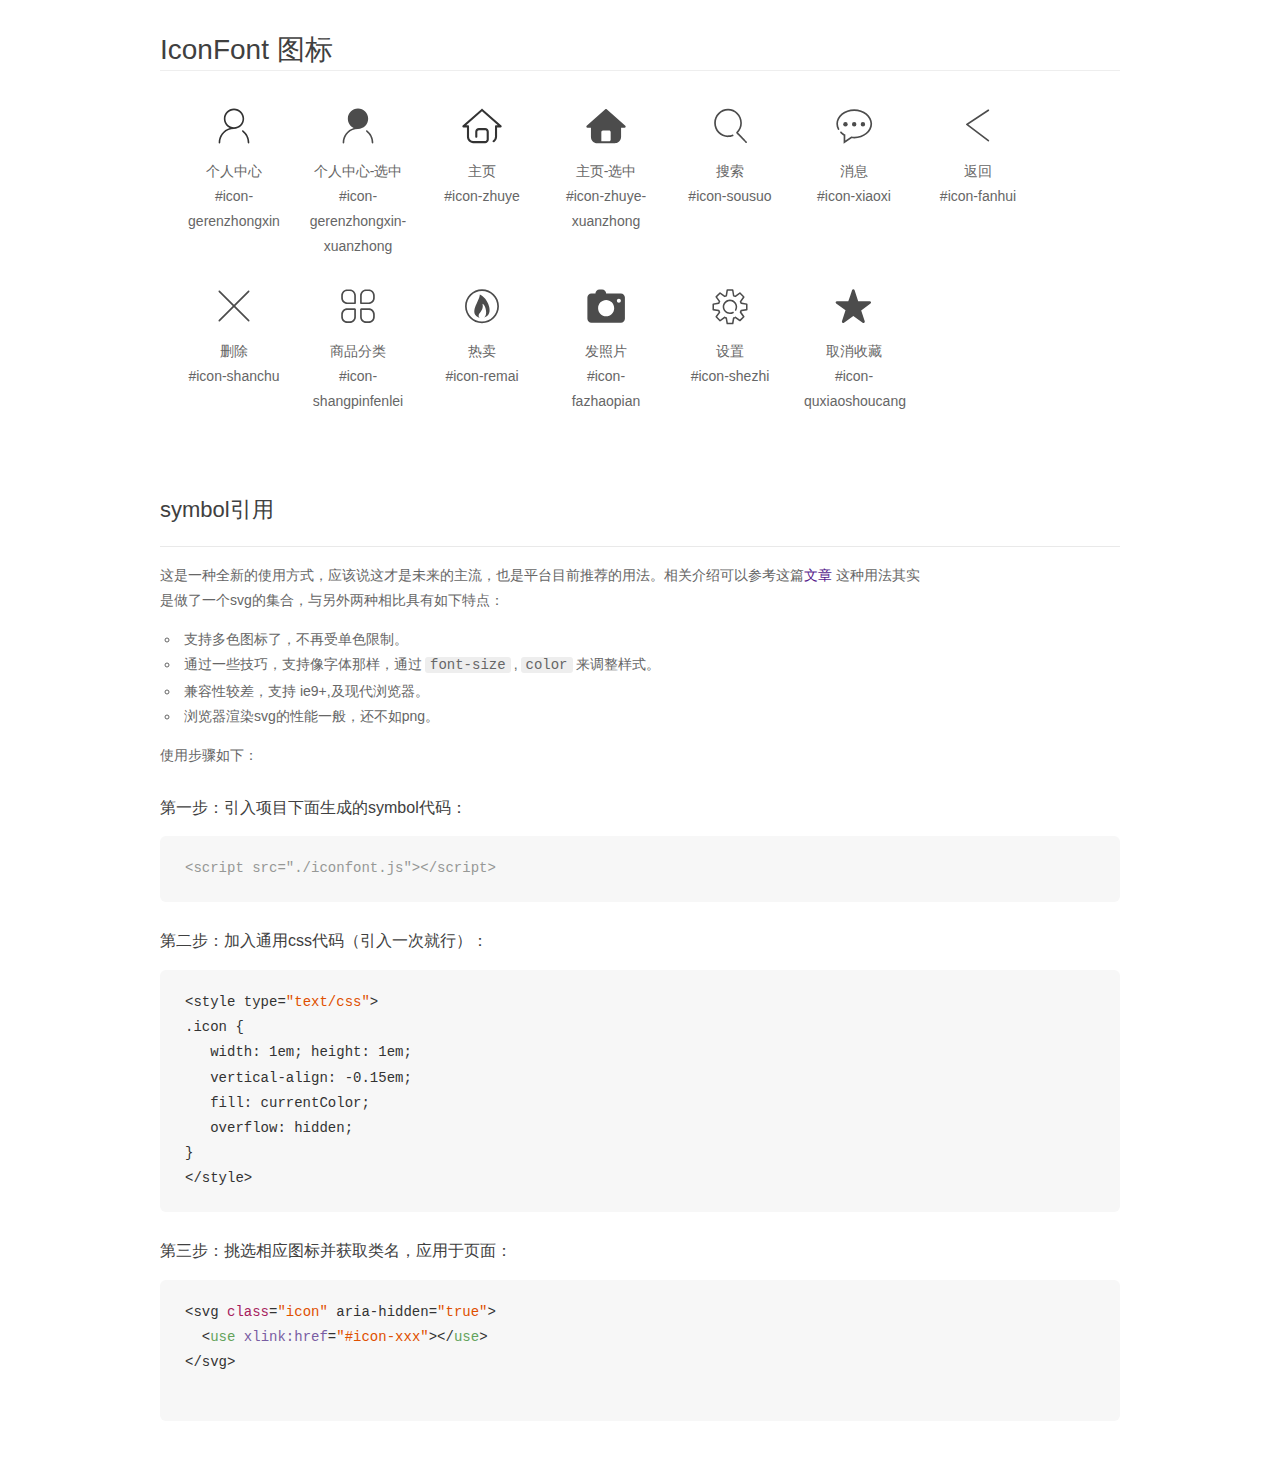
<file: font/demo_symbol.html>
<!DOCTYPE html>
<html>
<head>
    <meta charset="utf-8"/>
    <title>IconFont</title>
    <link rel="stylesheet" href="demo.css">
    <script src="iconfont.js"></script>

    <style type="text/css">
        .icon {
          /* 通过设置 font-size 来改变图标大小 */
          width: 1em; height: 1em;
          /* 图标和文字相邻时，垂直对齐 */
          vertical-align: -0.15em;
          /* 通过设置 color 来改变 SVG 的颜色/fill */
          fill: currentColor;
          /* path 和 stroke 溢出 viewBox 部分在 IE 下会显示
             normalize.css 中也包含这行 */
          overflow: hidden;
        }

    </style>
</head>
<body>
    <div class="main markdown">
        <h1>IconFont 图标</h1>
        <ul class="icon_lists clear">
            
                <li>
                    <svg class="icon" aria-hidden="true">
                        <use xlink:href="#icon-gerenzhongxin"></use>
                    </svg>
                    <div class="name">个人中心</div>
                    <div class="fontclass">#icon-gerenzhongxin</div>
                </li>
            
                <li>
                    <svg class="icon" aria-hidden="true">
                        <use xlink:href="#icon-gerenzhongxin-xuanzhong"></use>
                    </svg>
                    <div class="name">个人中心-选中</div>
                    <div class="fontclass">#icon-gerenzhongxin-xuanzhong</div>
                </li>
            
                <li>
                    <svg class="icon" aria-hidden="true">
                        <use xlink:href="#icon-zhuye"></use>
                    </svg>
                    <div class="name">主页</div>
                    <div class="fontclass">#icon-zhuye</div>
                </li>
            
                <li>
                    <svg class="icon" aria-hidden="true">
                        <use xlink:href="#icon-zhuye-xuanzhong"></use>
                    </svg>
                    <div class="name">主页-选中</div>
                    <div class="fontclass">#icon-zhuye-xuanzhong</div>
                </li>
            
                <li>
                    <svg class="icon" aria-hidden="true">
                        <use xlink:href="#icon-sousuo"></use>
                    </svg>
                    <div class="name">搜索</div>
                    <div class="fontclass">#icon-sousuo</div>
                </li>
            
                <li>
                    <svg class="icon" aria-hidden="true">
                        <use xlink:href="#icon-xiaoxi"></use>
                    </svg>
                    <div class="name">消息</div>
                    <div class="fontclass">#icon-xiaoxi</div>
                </li>
            
                <li>
                    <svg class="icon" aria-hidden="true">
                        <use xlink:href="#icon-fanhui"></use>
                    </svg>
                    <div class="name">返回</div>
                    <div class="fontclass">#icon-fanhui</div>
                </li>
            
                <li>
                    <svg class="icon" aria-hidden="true">
                        <use xlink:href="#icon-shanchu"></use>
                    </svg>
                    <div class="name">删除</div>
                    <div class="fontclass">#icon-shanchu</div>
                </li>
            
                <li>
                    <svg class="icon" aria-hidden="true">
                        <use xlink:href="#icon-shangpinfenlei"></use>
                    </svg>
                    <div class="name">商品分类</div>
                    <div class="fontclass">#icon-shangpinfenlei</div>
                </li>
            
                <li>
                    <svg class="icon" aria-hidden="true">
                        <use xlink:href="#icon-remai"></use>
                    </svg>
                    <div class="name">热卖</div>
                    <div class="fontclass">#icon-remai</div>
                </li>
            
                <li>
                    <svg class="icon" aria-hidden="true">
                        <use xlink:href="#icon-fazhaopian"></use>
                    </svg>
                    <div class="name">发照片</div>
                    <div class="fontclass">#icon-fazhaopian</div>
                </li>
            
                <li>
                    <svg class="icon" aria-hidden="true">
                        <use xlink:href="#icon-shezhi"></use>
                    </svg>
                    <div class="name">设置</div>
                    <div class="fontclass">#icon-shezhi</div>
                </li>
            
                <li>
                    <svg class="icon" aria-hidden="true">
                        <use xlink:href="#icon-quxiaoshoucang"></use>
                    </svg>
                    <div class="name">取消收藏</div>
                    <div class="fontclass">#icon-quxiaoshoucang</div>
                </li>
            
        </ul>


        <h2 id="symbol-">symbol引用</h2>
        <hr>

        <p>这是一种全新的使用方式，应该说这才是未来的主流，也是平台目前推荐的用法。相关介绍可以参考这篇<a href="">文章</a>
        这种用法其实是做了一个svg的集合，与另外两种相比具有如下特点：</p>
        <ul>
          <li>支持多色图标了，不再受单色限制。</li>
          <li>通过一些技巧，支持像字体那样，通过<code>font-size</code>,<code>color</code>来调整样式。</li>
          <li>兼容性较差，支持 ie9+,及现代浏览器。</li>
          <li>浏览器渲染svg的性能一般，还不如png。</li>
        </ul>
        <p>使用步骤如下：</p>
        <h3 id="-symbol-">第一步：引入项目下面生成的symbol代码：</h3>
        <pre><code class="lang-js hljs javascript"><span class="hljs-comment">&lt;script src="./iconfont.js"&gt;&lt;/script&gt;</span></code></pre>
        <h3 id="-css-">第二步：加入通用css代码（引入一次就行）：</h3>
        <pre><code class="lang-js hljs javascript">&lt;style type=<span class="hljs-string">"text/css"</span>&gt;
.icon {
   width: <span class="hljs-number">1</span>em; height: <span class="hljs-number">1</span>em;
   vertical-align: <span class="hljs-number">-0.15</span>em;
   fill: currentColor;
   overflow: hidden;
}
&lt;<span class="hljs-regexp">/style&gt;</span></code></pre>
        <h3 id="-">第三步：挑选相应图标并获取类名，应用于页面：</h3>
        <pre><code class="lang-js hljs javascript">&lt;svg <span class="hljs-class"><span class="hljs-keyword">class</span></span>=<span class="hljs-string">"icon"</span> aria-hidden=<span class="hljs-string">"true"</span>&gt;<span class="xml"><span class="hljs-tag">
  &lt;<span class="hljs-name">use</span> <span class="hljs-attr">xlink:href</span>=<span class="hljs-string">"#icon-xxx"</span>&gt;</span><span class="hljs-tag">&lt;/<span class="hljs-name">use</span>&gt;</span>
</span>&lt;<span class="hljs-regexp">/svg&gt;
        </span></code></pre>
    </div>
</body>
</html>
</file>
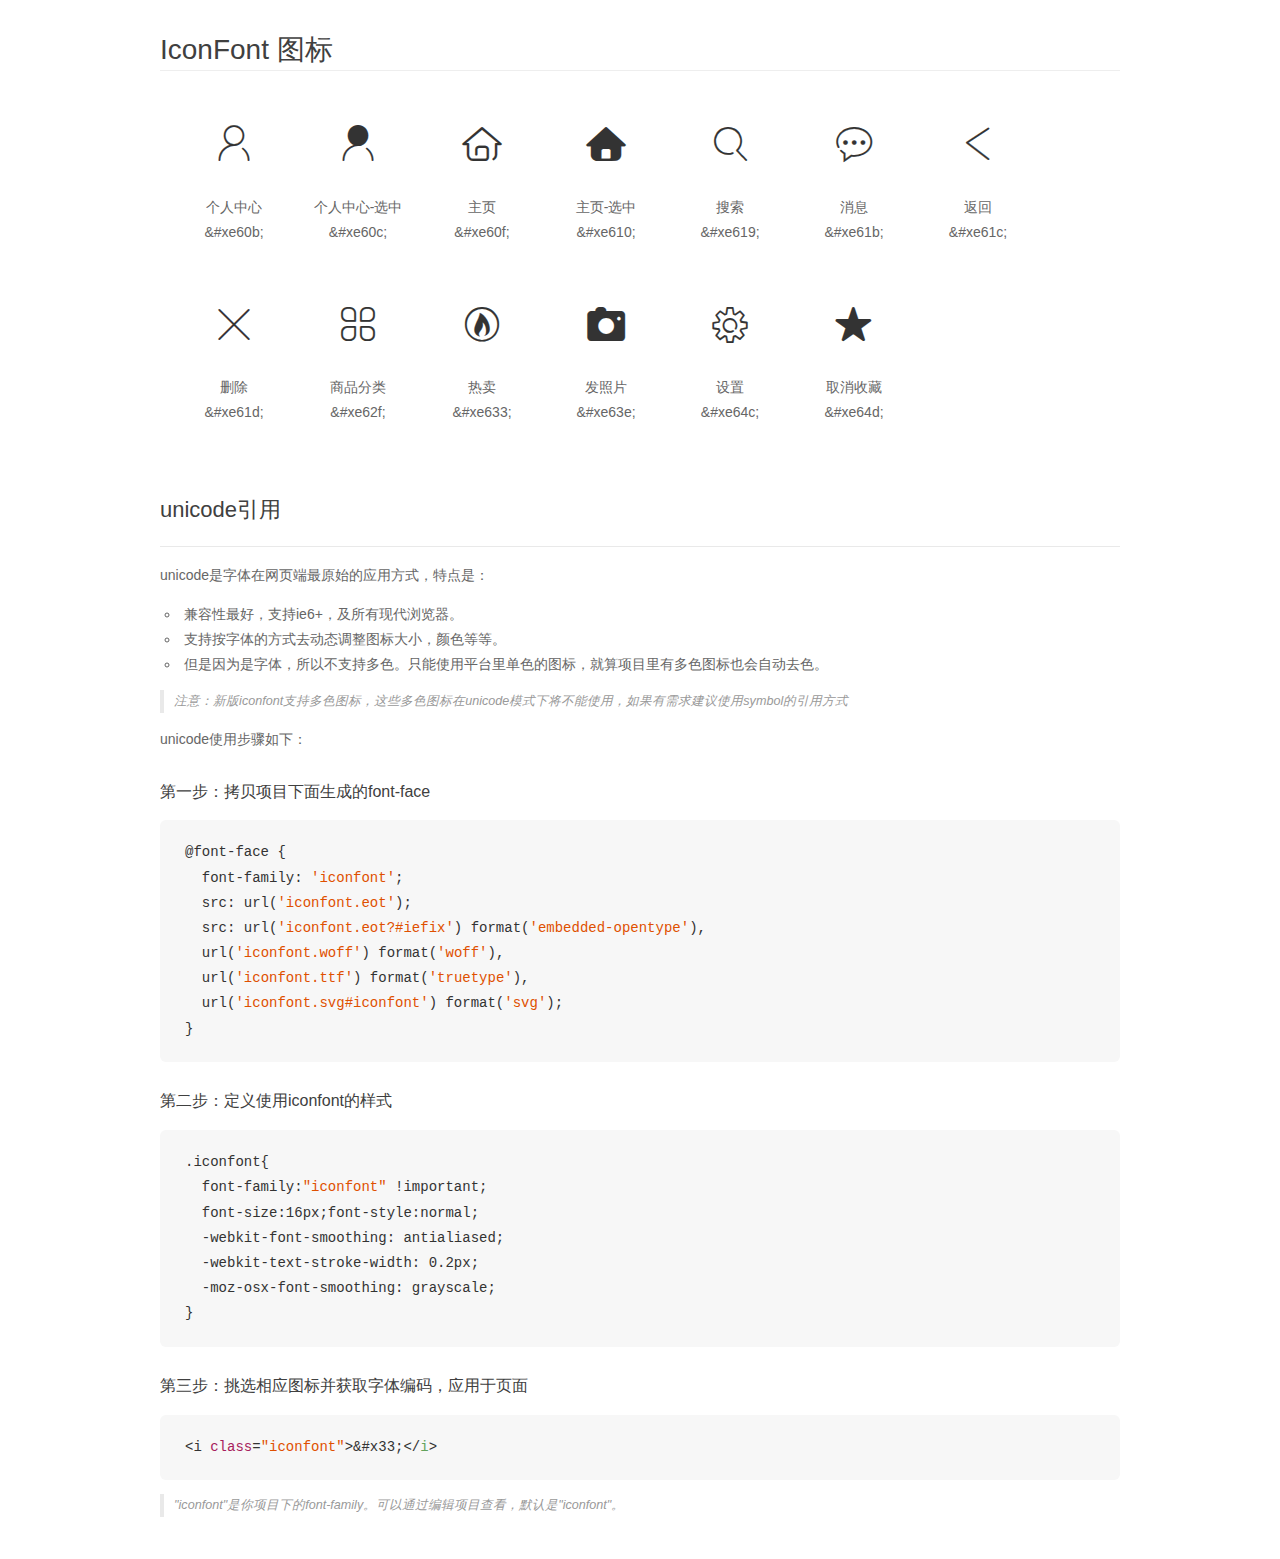
<file: font/demo_unicode.html>
<!DOCTYPE html>
<html>
<head>
    <meta charset="utf-8"/>
    <title>IconFont</title>
    <link rel="stylesheet" href="demo.css">

    <style type="text/css">

        @font-face {font-family: "iconfont";
          src: url('iconfont.eot'); /* IE9*/
          src: url('iconfont.eot#iefix') format('embedded-opentype'), /* IE6-IE8 */
          url('iconfont.woff') format('woff'), /* chrome, firefox */
          url('iconfont.ttf') format('truetype'), /* chrome, firefox, opera, Safari, Android, iOS 4.2+*/
          url('iconfont.svg#iconfont') format('svg'); /* iOS 4.1- */
        }

        .iconfont {
          font-family:"iconfont" !important;
          font-size:16px;
          font-style:normal;
          -webkit-font-smoothing: antialiased;
          -webkit-text-stroke-width: 0.2px;
          -moz-osx-font-smoothing: grayscale;
        }

    </style>
</head>
<body>
    <div class="main markdown">
        <h1>IconFont 图标</h1>
        <ul class="icon_lists clear">
            
                <li>
                <i class="icon iconfont">&#xe60b;</i>
                    <div class="name">个人中心</div>
                    <div class="code">&amp;#xe60b;</div>
                </li>
            
                <li>
                <i class="icon iconfont">&#xe60c;</i>
                    <div class="name">个人中心-选中</div>
                    <div class="code">&amp;#xe60c;</div>
                </li>
            
                <li>
                <i class="icon iconfont">&#xe60f;</i>
                    <div class="name">主页</div>
                    <div class="code">&amp;#xe60f;</div>
                </li>
            
                <li>
                <i class="icon iconfont">&#xe610;</i>
                    <div class="name">主页-选中</div>
                    <div class="code">&amp;#xe610;</div>
                </li>
            
                <li>
                <i class="icon iconfont">&#xe619;</i>
                    <div class="name">搜索</div>
                    <div class="code">&amp;#xe619;</div>
                </li>
            
                <li>
                <i class="icon iconfont">&#xe61b;</i>
                    <div class="name">消息</div>
                    <div class="code">&amp;#xe61b;</div>
                </li>
            
                <li>
                <i class="icon iconfont">&#xe61c;</i>
                    <div class="name">返回</div>
                    <div class="code">&amp;#xe61c;</div>
                </li>
            
                <li>
                <i class="icon iconfont">&#xe61d;</i>
                    <div class="name">删除</div>
                    <div class="code">&amp;#xe61d;</div>
                </li>
            
                <li>
                <i class="icon iconfont">&#xe62f;</i>
                    <div class="name">商品分类</div>
                    <div class="code">&amp;#xe62f;</div>
                </li>
            
                <li>
                <i class="icon iconfont">&#xe633;</i>
                    <div class="name">热卖</div>
                    <div class="code">&amp;#xe633;</div>
                </li>
            
                <li>
                <i class="icon iconfont">&#xe63e;</i>
                    <div class="name">发照片</div>
                    <div class="code">&amp;#xe63e;</div>
                </li>
            
                <li>
                <i class="icon iconfont">&#xe64c;</i>
                    <div class="name">设置</div>
                    <div class="code">&amp;#xe64c;</div>
                </li>
            
                <li>
                <i class="icon iconfont">&#xe64d;</i>
                    <div class="name">取消收藏</div>
                    <div class="code">&amp;#xe64d;</div>
                </li>
            
        </ul>
        <h2 id="unicode-">unicode引用</h2>
        <hr>

        <p>unicode是字体在网页端最原始的应用方式，特点是：</p>
        <ul>
        <li>兼容性最好，支持ie6+，及所有现代浏览器。</li>
        <li>支持按字体的方式去动态调整图标大小，颜色等等。</li>
        <li>但是因为是字体，所以不支持多色。只能使用平台里单色的图标，就算项目里有多色图标也会自动去色。</li>
        </ul>
        <blockquote>
        <p>注意：新版iconfont支持多色图标，这些多色图标在unicode模式下将不能使用，如果有需求建议使用symbol的引用方式</p>
        </blockquote>
        <p>unicode使用步骤如下：</p>
        <h3 id="-font-face">第一步：拷贝项目下面生成的font-face</h3>
        <pre><code class="lang-js hljs javascript">@font-face {
  font-family: <span class="hljs-string">'iconfont'</span>;
  src: url(<span class="hljs-string">'iconfont.eot'</span>);
  src: url(<span class="hljs-string">'iconfont.eot?#iefix'</span>) format(<span class="hljs-string">'embedded-opentype'</span>),
  url(<span class="hljs-string">'iconfont.woff'</span>) format(<span class="hljs-string">'woff'</span>),
  url(<span class="hljs-string">'iconfont.ttf'</span>) format(<span class="hljs-string">'truetype'</span>),
  url(<span class="hljs-string">'iconfont.svg#iconfont'</span>) format(<span class="hljs-string">'svg'</span>);
}
</code></pre>
        <h3 id="-iconfont-">第二步：定义使用iconfont的样式</h3>
        <pre><code class="lang-js hljs javascript">.iconfont{
  font-family:<span class="hljs-string">"iconfont"</span> !important;
  font-size:<span class="hljs-number">16</span>px;font-style:normal;
  -webkit-font-smoothing: antialiased;
  -webkit-text-stroke-width: <span class="hljs-number">0.2</span>px;
  -moz-osx-font-smoothing: grayscale;
}
</code></pre>
        <h3 id="-">第三步：挑选相应图标并获取字体编码，应用于页面</h3>
        <pre><code class="lang-js hljs javascript">&lt;i <span class="hljs-class"><span class="hljs-keyword">class</span></span>=<span class="hljs-string">"iconfont"</span>&gt;&amp;#x33;<span class="xml"><span class="hljs-tag">&lt;/<span class="hljs-name">i</span>&gt;</span></span></code></pre>

        <blockquote>
        <p>"iconfont"是你项目下的font-family。可以通过编辑项目查看，默认是"iconfont"。</p>
        </blockquote>
    </div>


</body>
</html>
</file>
<file: font/demo.css>
*{margin: 0;padding: 0;list-style: none;}
/*
KISSY CSS Reset
理念：1. reset 的目的不是清除浏览器的默认样式，这仅是部分工作。清除和重置是紧密不可分的。
2. reset 的目的不是让默认样式在所有浏览器下一致，而是减少默认样式有可能带来的问题。
3. reset 期望提供一套普适通用的基础样式。但没有银弹，推荐根据具体需求，裁剪和修改后再使用。
特色：1. 适应中文；2. 基于最新主流浏览器。
维护：玉伯<lifesinger@gmail.com>, 正淳<ragecarrier@gmail.com>
 */

/** 清除内外边距 **/
body, h1, h2, h3, h4, h5, h6, hr, p, blockquote, /* structural elements 结构元素 */
dl, dt, dd, ul, ol, li, /* list elements 列表元素 */
pre, /* text formatting elements 文本格式元素 */
form, fieldset, legend, button, input, textarea, /* form elements 表单元素 */
th, td /* table elements 表格元素 */ {
  margin: 0;
  padding: 0;
}

/** 设置默认字体 **/
body,
button, input, select, textarea /* for ie */ {
  font: 12px/1.5 tahoma, arial, \5b8b\4f53, sans-serif;
}
h1, h2, h3, h4, h5, h6 { font-size: 100%; }
address, cite, dfn, em, var { font-style: normal; } /* 将斜体扶正 */
code, kbd, pre, samp { font-family: courier new, courier, monospace; } /* 统一等宽字体 */
small { font-size: 12px; } /* 小于 12px 的中文很难阅读，让 small 正常化 */

/** 重置列表元素 **/
ul, ol { list-style: none; }

/** 重置文本格式元素 **/
a { text-decoration: none; }
a:hover { text-decoration: underline; }


/** 重置表单元素 **/
legend { color: #000; } /* for ie6 */
fieldset, img { border: 0; } /* img 搭车：让链接里的 img 无边框 */
button, input, select, textarea { font-size: 100%; } /* 使得表单元素在 ie 下能继承字体大小 */
/* 注：optgroup 无法扶正 */

/** 重置表格元素 **/
table { border-collapse: collapse; border-spacing: 0; }

/* 清除浮动 */
.ks-clear:after, .clear:after {
  content: '\20';
  display: block;
  height: 0;
  clear: both;
}
.ks-clear, .clear {
  *zoom: 1;
}

.main {
  padding: 30px 100px;
width: 960px;
margin: 0 auto;
}
.main h1{font-size:36px; color:#333; text-align:left;margin-bottom:30px; border-bottom: 1px solid #eee;}

.helps{margin-top:40px;}
.helps pre{
  padding:20px;
  margin:10px 0;
  border:solid 1px #e7e1cd;
  background-color: #fffdef;
  overflow: auto;
}

.icon_lists{
  width: 100% !important;

}

.icon_lists li{
  float:left;
  width: 100px;
  height:180px;
  text-align: center;
  list-style: none !important;
}
.icon_lists .icon{
  font-size: 42px;
  line-height: 100px;
  margin: 10px 0;
  color:#333;
  -webkit-transition: font-size 0.25s ease-out 0s;
  -moz-transition: font-size 0.25s ease-out 0s;
  transition: font-size 0.25s ease-out 0s;

}
.icon_lists .icon:hover{
  font-size: 100px;
}



.markdown {
  color: #666;
  font-size: 14px;
  line-height: 1.8;
}

.highlight {
  line-height: 1.5;
}

.markdown img {
  vertical-align: middle;
  max-width: 100%;
}

.markdown h1 {
  color: #404040;
  font-weight: 500;
  line-height: 40px;
  margin-bottom: 24px;
}

.markdown h2,
.markdown h3,
.markdown h4,
.markdown h5,
.markdown h6 {
  color: #404040;
  margin: 1.6em 0 0.6em 0;
  font-weight: 500;
  clear: both;
}

.markdown h1 {
  font-size: 28px;
}

.markdown h2 {
  font-size: 22px;
}

.markdown h3 {
  font-size: 16px;
}

.markdown h4 {
  font-size: 14px;
}

.markdown h5 {
  font-size: 12px;
}

.markdown h6 {
  font-size: 12px;
}

.markdown hr {
  height: 1px;
  border: 0;
  background: #e9e9e9;
  margin: 16px 0;
  clear: both;
}

.markdown p,
.markdown pre {
  margin: 1em 0;
}

.markdown > p,
.markdown > blockquote,
.markdown > .highlight,
.markdown > ol,
.markdown > ul {
  width: 80%;
}

.markdown ul > li {
  list-style: circle;
}

.markdown > ul li,
.markdown blockquote ul > li {
  margin-left: 20px;
  padding-left: 4px;
}

.markdown > ul li p,
.markdown > ol li p {
  margin: 0.6em 0;
}

.markdown ol > li {
  list-style: decimal;
}

.markdown > ol li,
.markdown blockquote ol > li {
  margin-left: 20px;
  padding-left: 4px;
}

.markdown code {
  margin: 0 3px;
  padding: 0 5px;
  background: #eee;
  border-radius: 3px;
}

.markdown pre {
  border-radius: 6px;
  background: #f7f7f7;
  padding: 20px;
}

.markdown pre code {
  border: none;
  background: #f7f7f7;
  margin: 0;
}

.markdown strong,
.markdown b {
  font-weight: 600;
}

.markdown > table {
  border-collapse: collapse;
  border-spacing: 0px;
  empty-cells: show;
  border: 1px solid #e9e9e9;
  width: 95%;
  margin-bottom: 24px;
}

.markdown > table th {
  white-space: nowrap;
  color: #333;
  font-weight: 600;

}

.markdown > table th,
.markdown > table td {
  border: 1px solid #e9e9e9;
  padding: 8px 16px;
  text-align: left;
}

.markdown > table th {
  background: #F7F7F7;
}

.markdown blockquote {
  font-size: 90%;
  color: #999;
  border-left: 4px solid #e9e9e9;
  padding-left: 0.8em;
  margin: 1em 0;
  font-style: italic;
}

.markdown blockquote p {
  margin: 0;
}

.markdown .anchor {
  opacity: 0;
  transition: opacity 0.3s ease;
  margin-left: 8px;
}

.markdown .waiting {
  color: #ccc;
}

.markdown h1:hover .anchor,
.markdown h2:hover .anchor,
.markdown h3:hover .anchor,
.markdown h4:hover .anchor,
.markdown h5:hover .anchor,
.markdown h6:hover .anchor {
  opacity: 1;
  display: inline-block;
}

.markdown > br,
.markdown > p > br {
  clear: both;
}


.hljs {
  display: block;
  background: white;
  padding: 0.5em;
  color: #333333;
  overflow-x: auto;
}

.hljs-comment,
.hljs-meta {
  color: #969896;
}

.hljs-string,
.hljs-variable,
.hljs-template-variable,
.hljs-strong,
.hljs-emphasis,
.hljs-quote {
  color: #df5000;
}

.hljs-keyword,
.hljs-selector-tag,
.hljs-type {
  color: #a71d5d;
}

.hljs-literal,
.hljs-symbol,
.hljs-bullet,
.hljs-attribute {
  color: #0086b3;
}

.hljs-section,
.hljs-name {
  color: #63a35c;
}

.hljs-tag {
  color: #333333;
}

.hljs-title,
.hljs-attr,
.hljs-selector-id,
.hljs-selector-class,
.hljs-selector-attr,
.hljs-selector-pseudo {
  color: #795da3;
}

.hljs-addition {
  color: #55a532;
  background-color: #eaffea;
}

.hljs-deletion {
  color: #bd2c00;
  background-color: #ffecec;
}

.hljs-link {
  text-decoration: underline;
}

pre{
  background: #fff;
}
</file>
